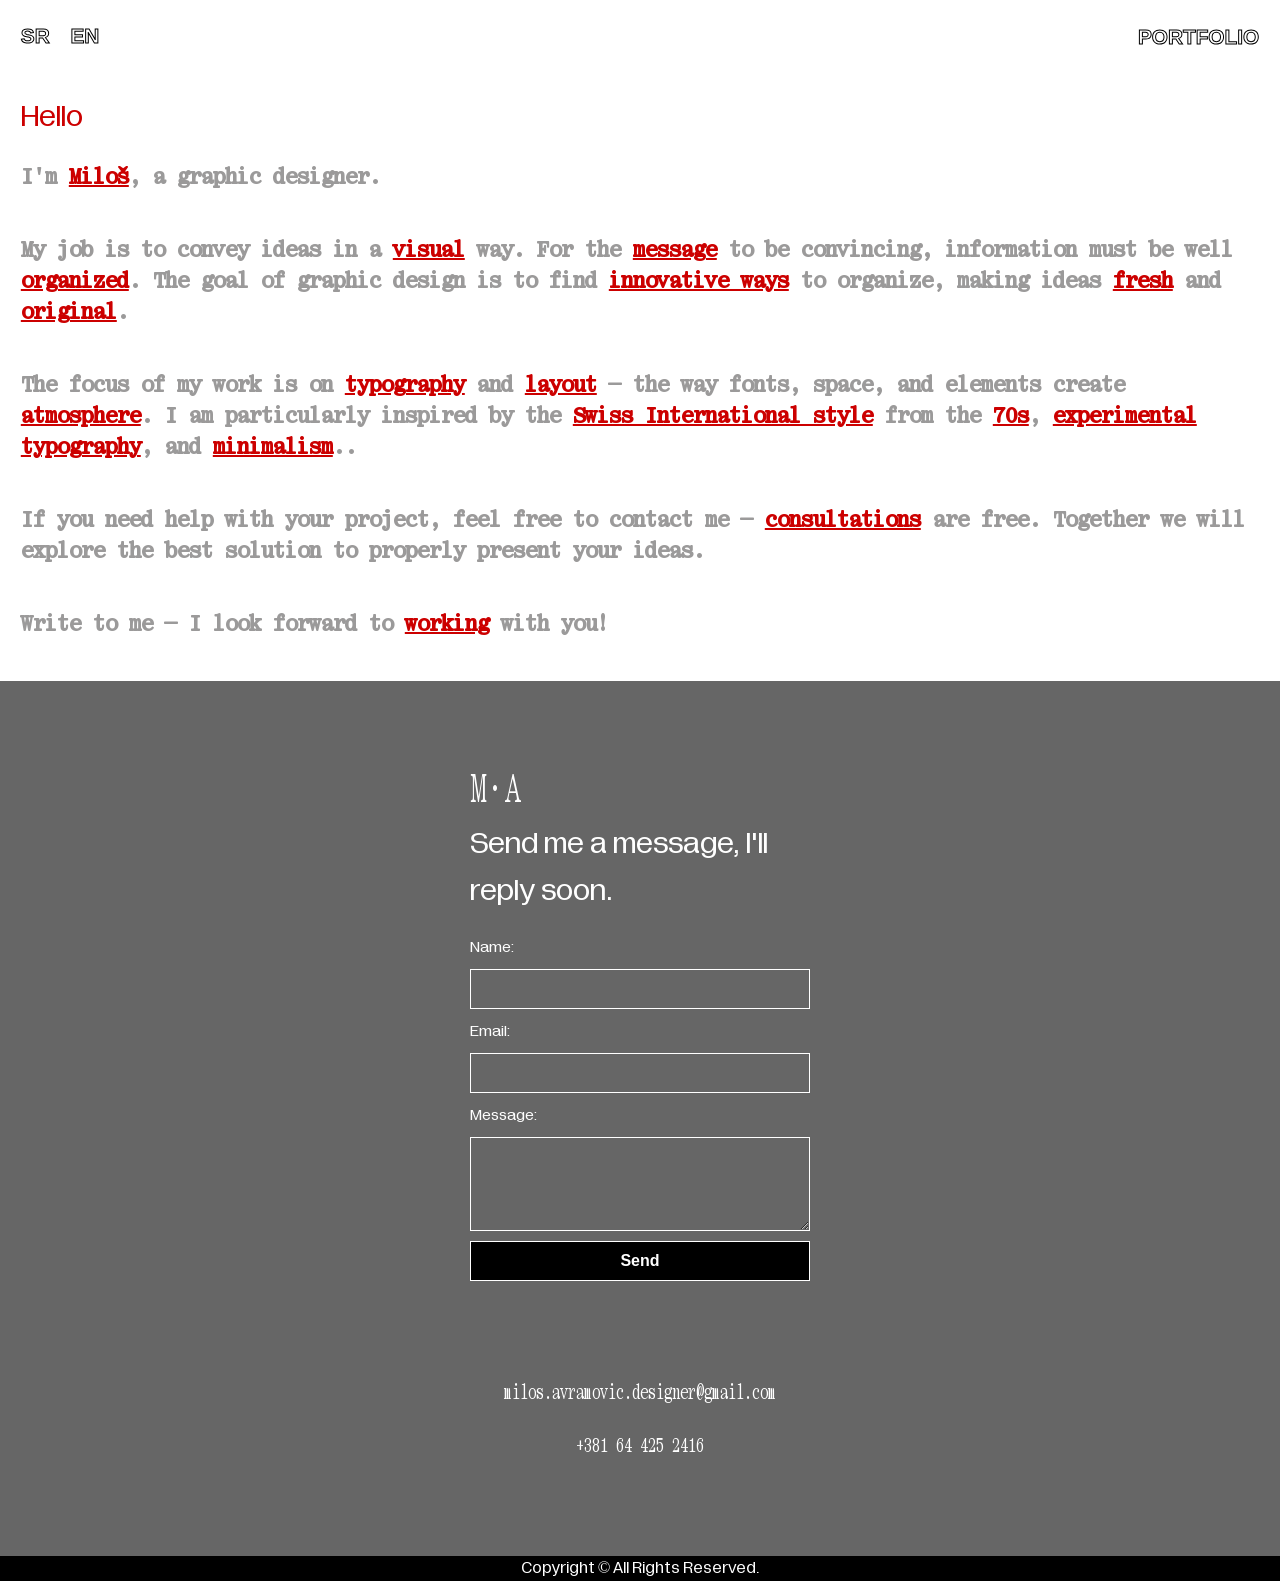
<file: index.html>
<!DOCTYPE html>
<html lang="en">
<head>
  <meta charset="UTF-8">
  <meta name="viewport" content="width=device-width, initial-scale=1.0">
  <link rel="stylesheet" href="index.css">
  <title>Milos Avramovic</title>

  <link rel="shortcut icon" type="image/x-icon" href="logo.png">
    <link rel="apple-touch-icon" href="logo.png">
</head>
<body>
    <div class="home">
      <div class="section1">
        <div class="s1_1">
          <div class="logo" style="font-family: 'KommunaNarrow';"><a href="index.html" style="font-size: 2rem; color: white;">M·A</a></div>
          <h2 class="t_description sr" style="font-weight: 500;">Pošaljite mi poruku, odgovoriću što pre.</h2>
          <h2 class="t_description en" style="display: none; font-weight: 500;">Send me a message, I'll reply soon.</h2>
        </div>
        <div class="s1_2">
          <div class="contact_forma">
                <form action="submit.php" method="post" class="contact-form">
                <label for="name" class="sr">Ime:</label>
                <label for="name" class="en" style="display: none;">Name:</label>
                <input type="text" id="name" name="name" required>
              
                <label for="email" class="sr">Mejl:</label>
                <label for="email" class="en" style="display: none;">Email:</label>
                <input type="email" id="email" name="email" required>
              
                <label for="message" class="sr">Poruka:</label>
                <label for="message" class="en" style="display: none;">Message:</label>
                <textarea id="message" name="message" rows="4" required></textarea>
              
                <button type="submit" class="sr">Pošalji</button>
                <button type="submit" class="en" style="display: none;">Send</button>
                </form>
              </div>       
        </div>
        <div class="s1_3">
          <p><a href="mailto:milos.avramovic.designer@gmail.com" >milos.avramovic.designer@gmail.com</a></p>
          <p><a href="tel:+381644252416" >+381 64 425 2416</a></p>
          </div>
        <div class="contact_futer2">
          <figcaption style="background-color: black; color: white; font-family: 'Gramatika'; text-align: center;">Copyright © All Rights Reserved.</figcaption>
        </div>

        
      </div>

      <div class="section2">
        <div class="s2_1">
          <div class="language" style="gap: 1rem;">
            <button id="sr-btn">SR</button>
          
            <button id="en-btn">EN</button>
          </div>

          <div class="shop">
            <a href="portfolio.html" class="shop1 sr">PORTFOLIO</a>
            <a href="portfolio.html" class="shop1 en" style="display: none;">PORTFOLIO</a>
          </div>
        </div>
        <div class="s2_2">
          <h2 class="sr" style="font-family: 'Gramatika'; font-weight: 500; padding-top: 2rem; color: #cc0000;">Pozdrav</h2>
          <h2 class="en" style="font-family: 'Gramatika'; font-weight: 500; padding-top: 2rem; color: #cc0000;">Hello</h2>

          <p class="t_description sr">Ja sam <span class="highlight">Miloš</span>, grafički dizajner.</p>
          <p class="t_description en" style="display: none;">I'm <span class="highlight">Miloš</span>, a graphic designer.</p>

          <p class="sr">Moj posao je da ideje saopštim na <span class="highlight">vizuelni</span> način. Da bi <span class="highlight">poruka</span> bila ubedljiva, informacije moraju biti dobro <span class="highlight">organizovane</span>. Cilj grafičkog dizajna je da pronađe <span class="highlight">inovativne načine</span> organizacije, čineći ideje <span class="highlight">svežim</span> i <span class="highlight">originalnim</span>.</p>
          <p class="en" style="display: none;">My job is to convey ideas in a <span class="highlight">visual</span> way. For the <span class="highlight">message</span> to be convincing, information must be well <span class="highlight">organized</span>. The goal of graphic design is to find <span class="highlight">innovative ways</span> to organize, making ideas <span class="highlight">fresh</span> and <span class="highlight">original</span>.</p>

          <p class="sr">Fokus mog rada je usmeren na  <span class="highlight">tipografiju</span> i <span class="highlight">layout</span> – način na koji fontovi, prostor i elementi kreiraju <span class="highlight">atmosferu</span>. Posebno me inspirišu <span class="highlight">internacionalni (švajcarski) stil</span> iz <span class="highlight">70-ih</span>, <span class="highlight">eksperimentalna tipografija</span> i <span class="highlight">minimalizam</span>.</p>
          <p class="en" style="display: none;">The focus of my work is on <span class="highlight">typography</span> and <span class="highlight">layout</span> – the way fonts, space, and elements create <span class="highlight">atmosphere</span>. I am particularly inspired by the <span class="highlight">Swiss International style</span> from the <span class="highlight">70s</span>, <span class="highlight">experimental typography</span>, and <span class="highlight">minimalism</span>..</p>

          <p class="sr">Ako vam je potrebna pomoć sa vašim projektom, slobodno me kontaktirajte – <span class="highlight">konsultacije</span> su besplatne. Zajedno ćemo istražiti najbolje rešenje koje će na pravi način predstaviti vaše ideje.</p>
          <p class="en" style="display: none;">If you need help with your project, feel free to contact me – <span class="highlight">consultations</span> are free. Together we will explore the best solution to properly present your ideas.</p>

          <p class="sr">Pišite mi – radujem se <span class="highlight">saradnji</span>!</p>
          <p class="en" style="display: none;">Write to me – I look forward to <span class="highlight">working</span> with you!</p>

        </div>

       
    </div>

    <script>
      // Funkcionalnost za prebacivanje jezika
      const enBtn = document.getElementById('en-btn');
      const srBtn = document.getElementById('sr-btn');
      const enElements = document.querySelectorAll('.en');
      const srElements = document.querySelectorAll('.sr');
  
      function setActiveLanguage(lang) {
          if (lang === 'en') {
              enElements.forEach(el => el.style.display = 'block');
              srElements.forEach(el => el.style.display = 'none');
              enBtn.classList.add('active-lang');
              srBtn.classList.remove('active-lang');
          } else {
              srElements.forEach(el => el.style.display = 'block');
              enElements.forEach(el => el.style.display = 'none');
              srBtn.classList.add('active-lang');
              enBtn.classList.remove('active-lang');
          }
          localStorage.setItem('language', lang); // Save selected language
      }
  
      enBtn.addEventListener('click', () => setActiveLanguage('en'));
      srBtn.addEventListener('click', () => setActiveLanguage('sr'));
  
      // Load saved language preference from localStorage
      const savedLanguage = localStorage.getItem('language') || 'en';
      setActiveLanguage(savedLanguage);
      
      

      
    </script>
</body>
</html>
</file>
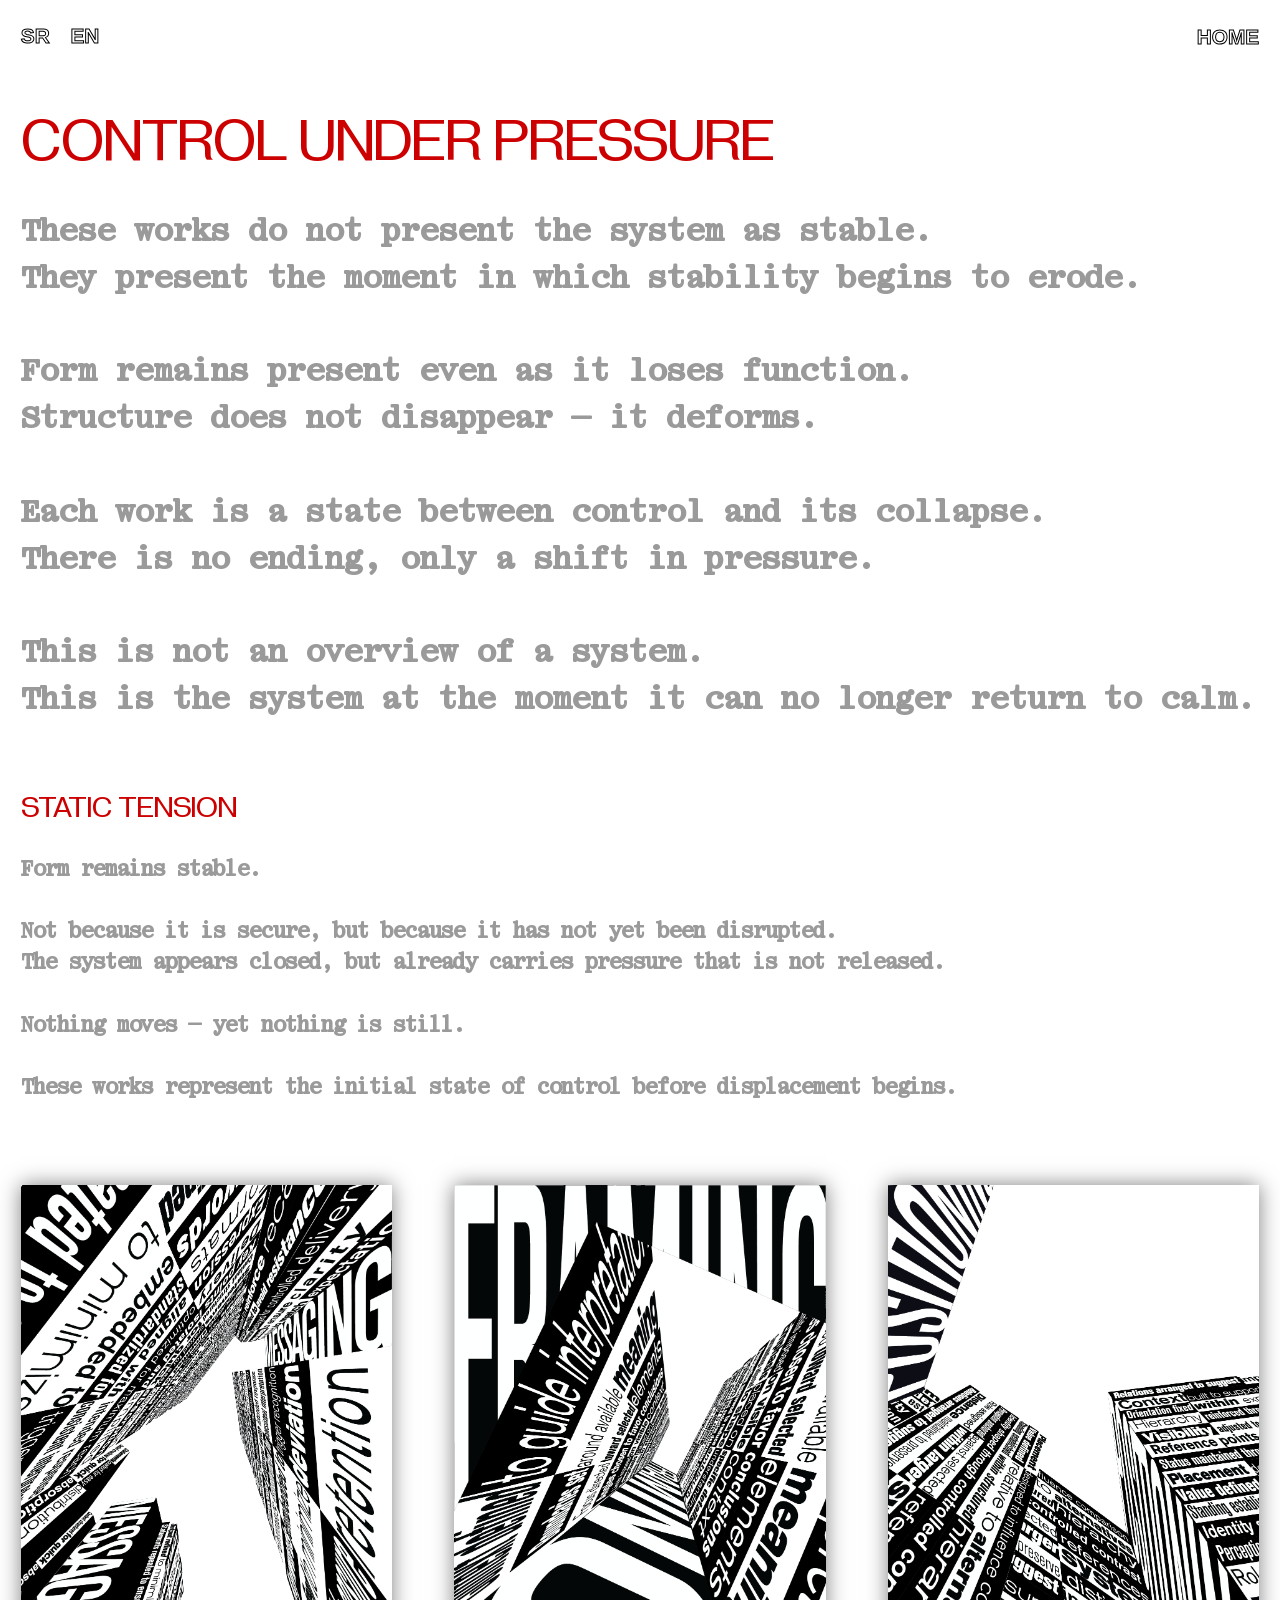
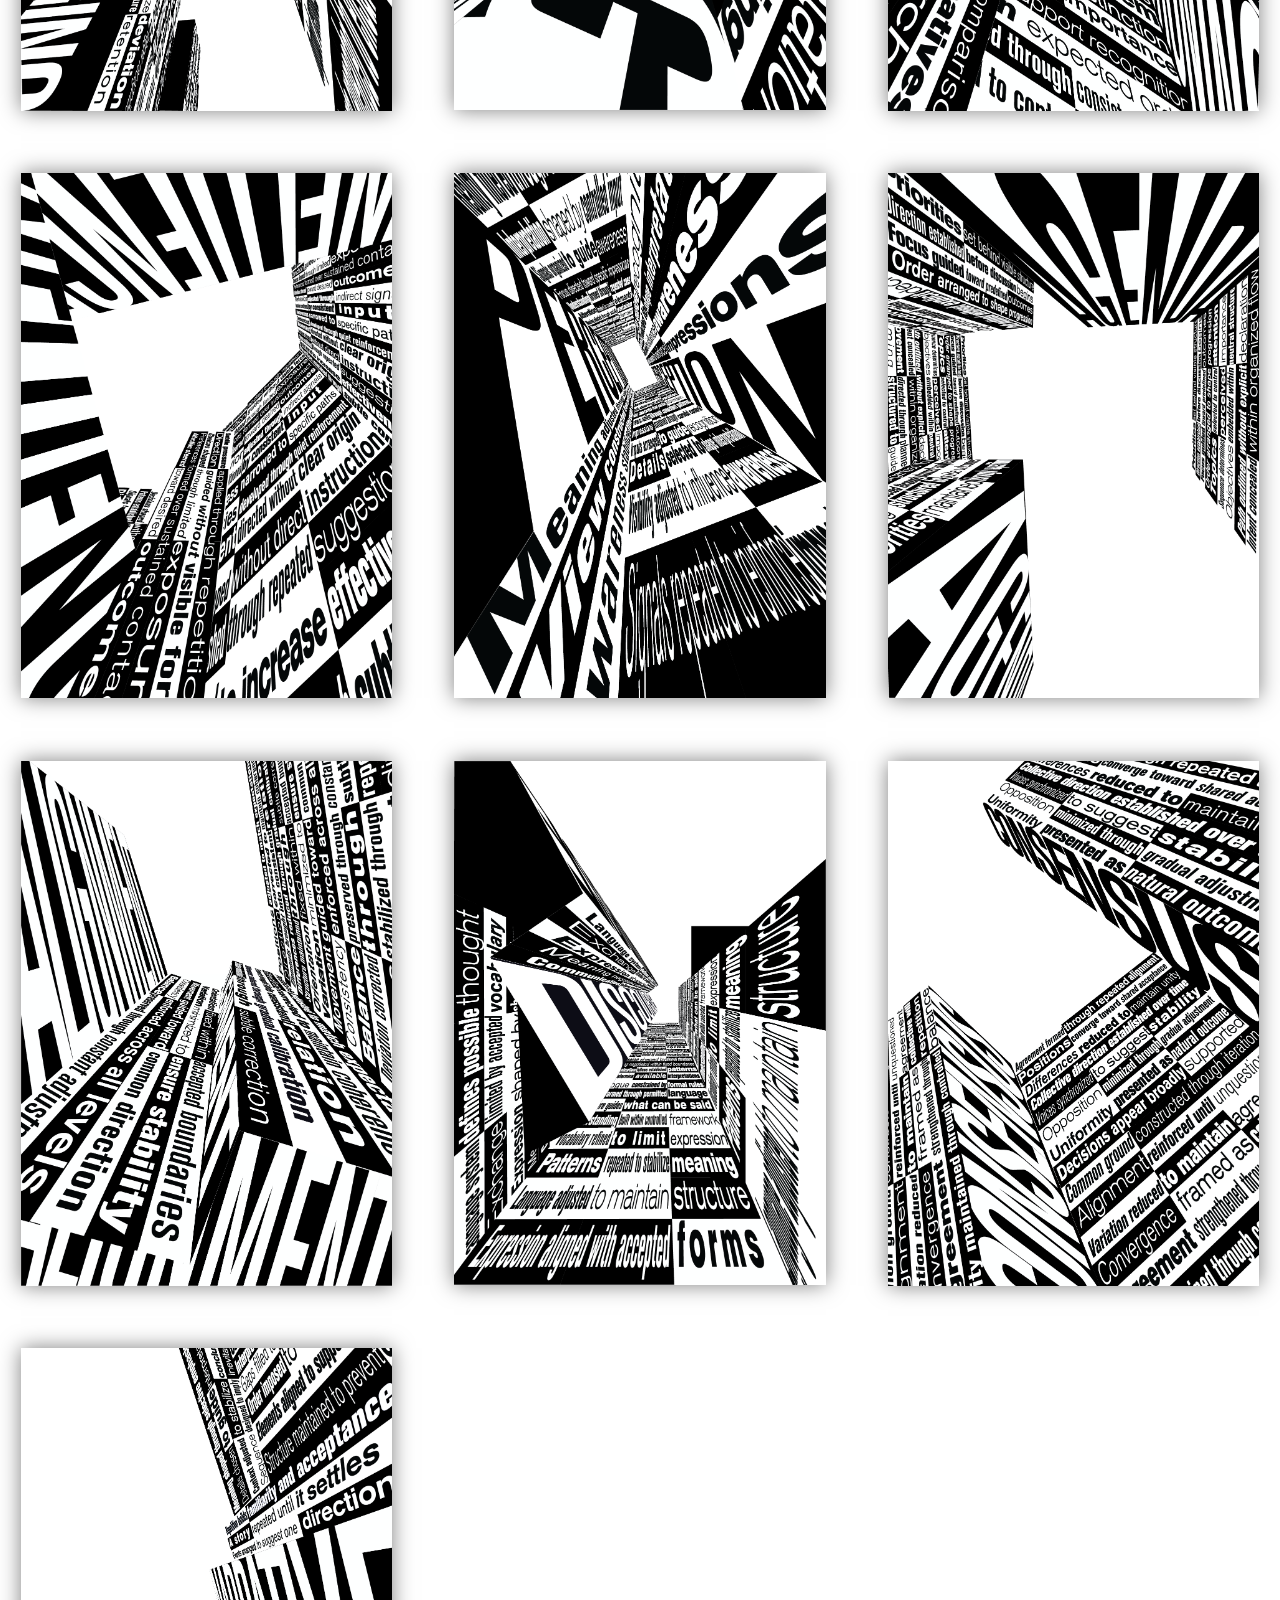
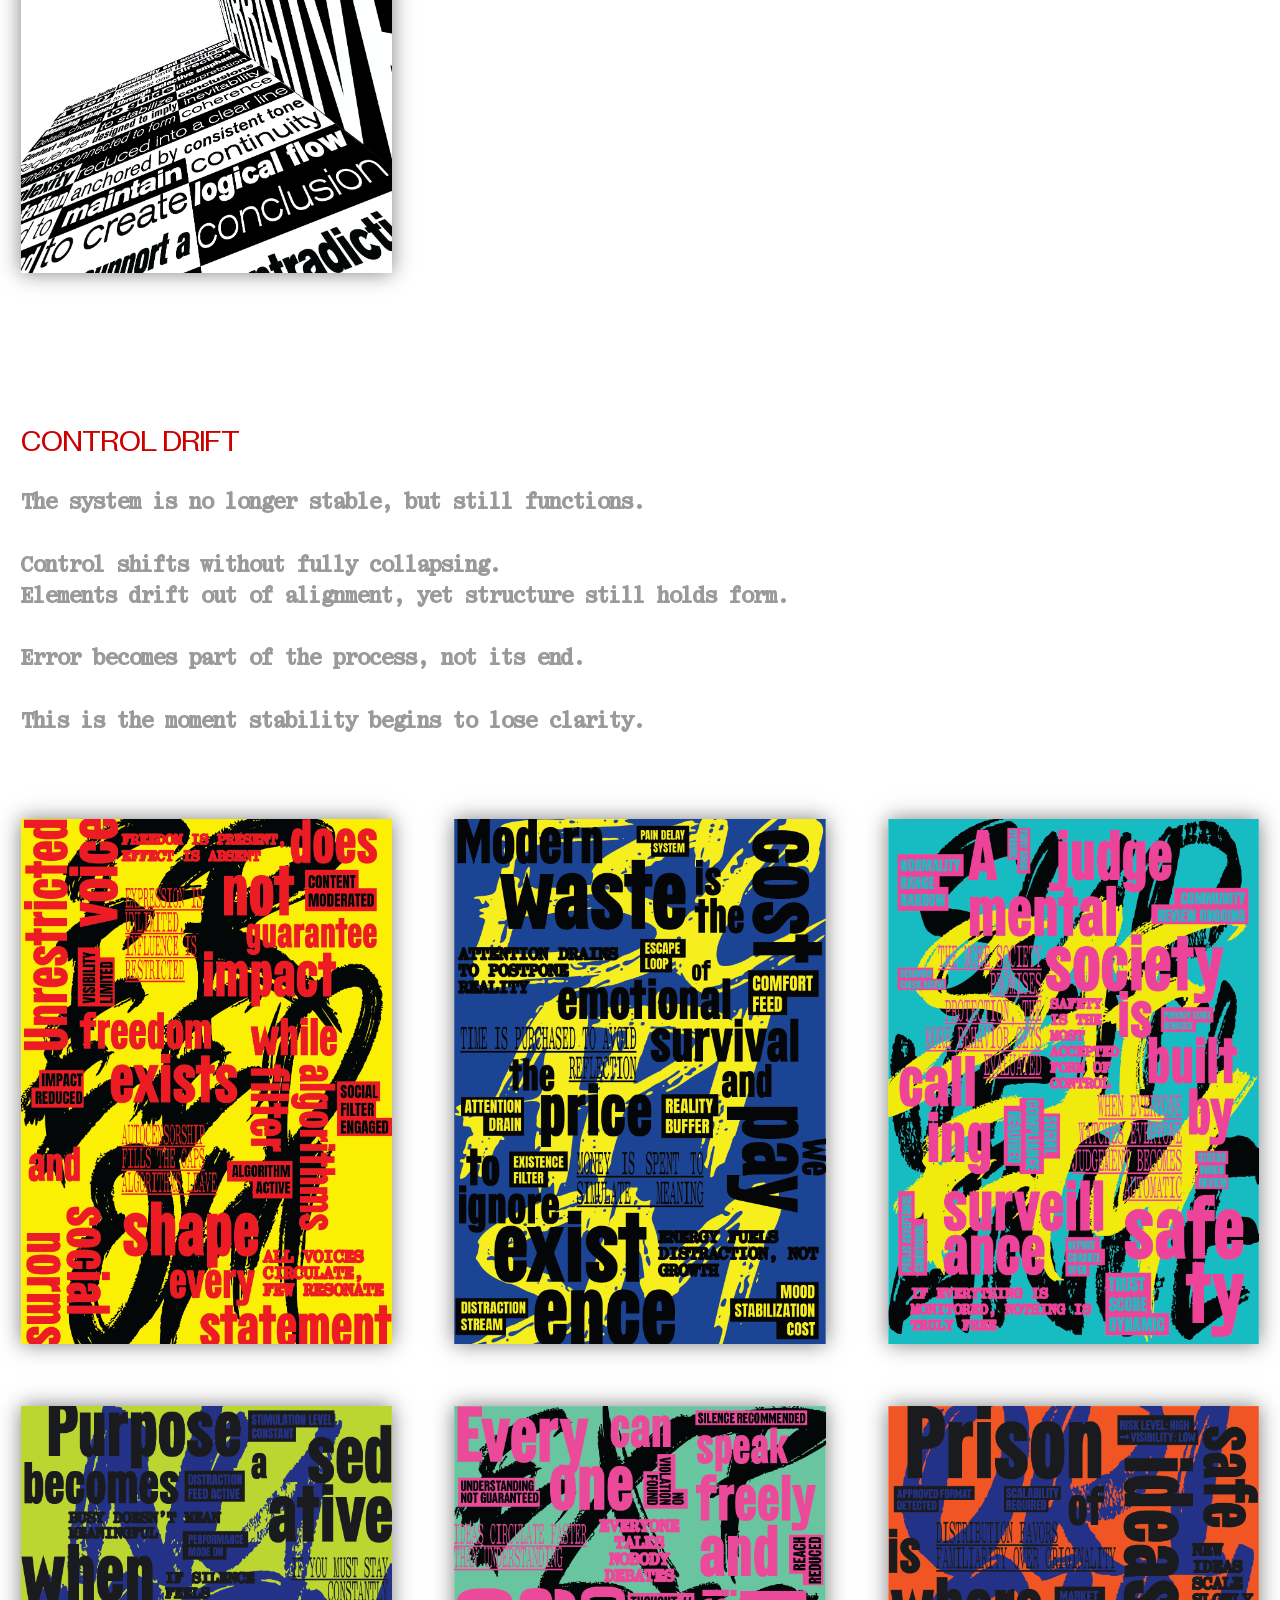
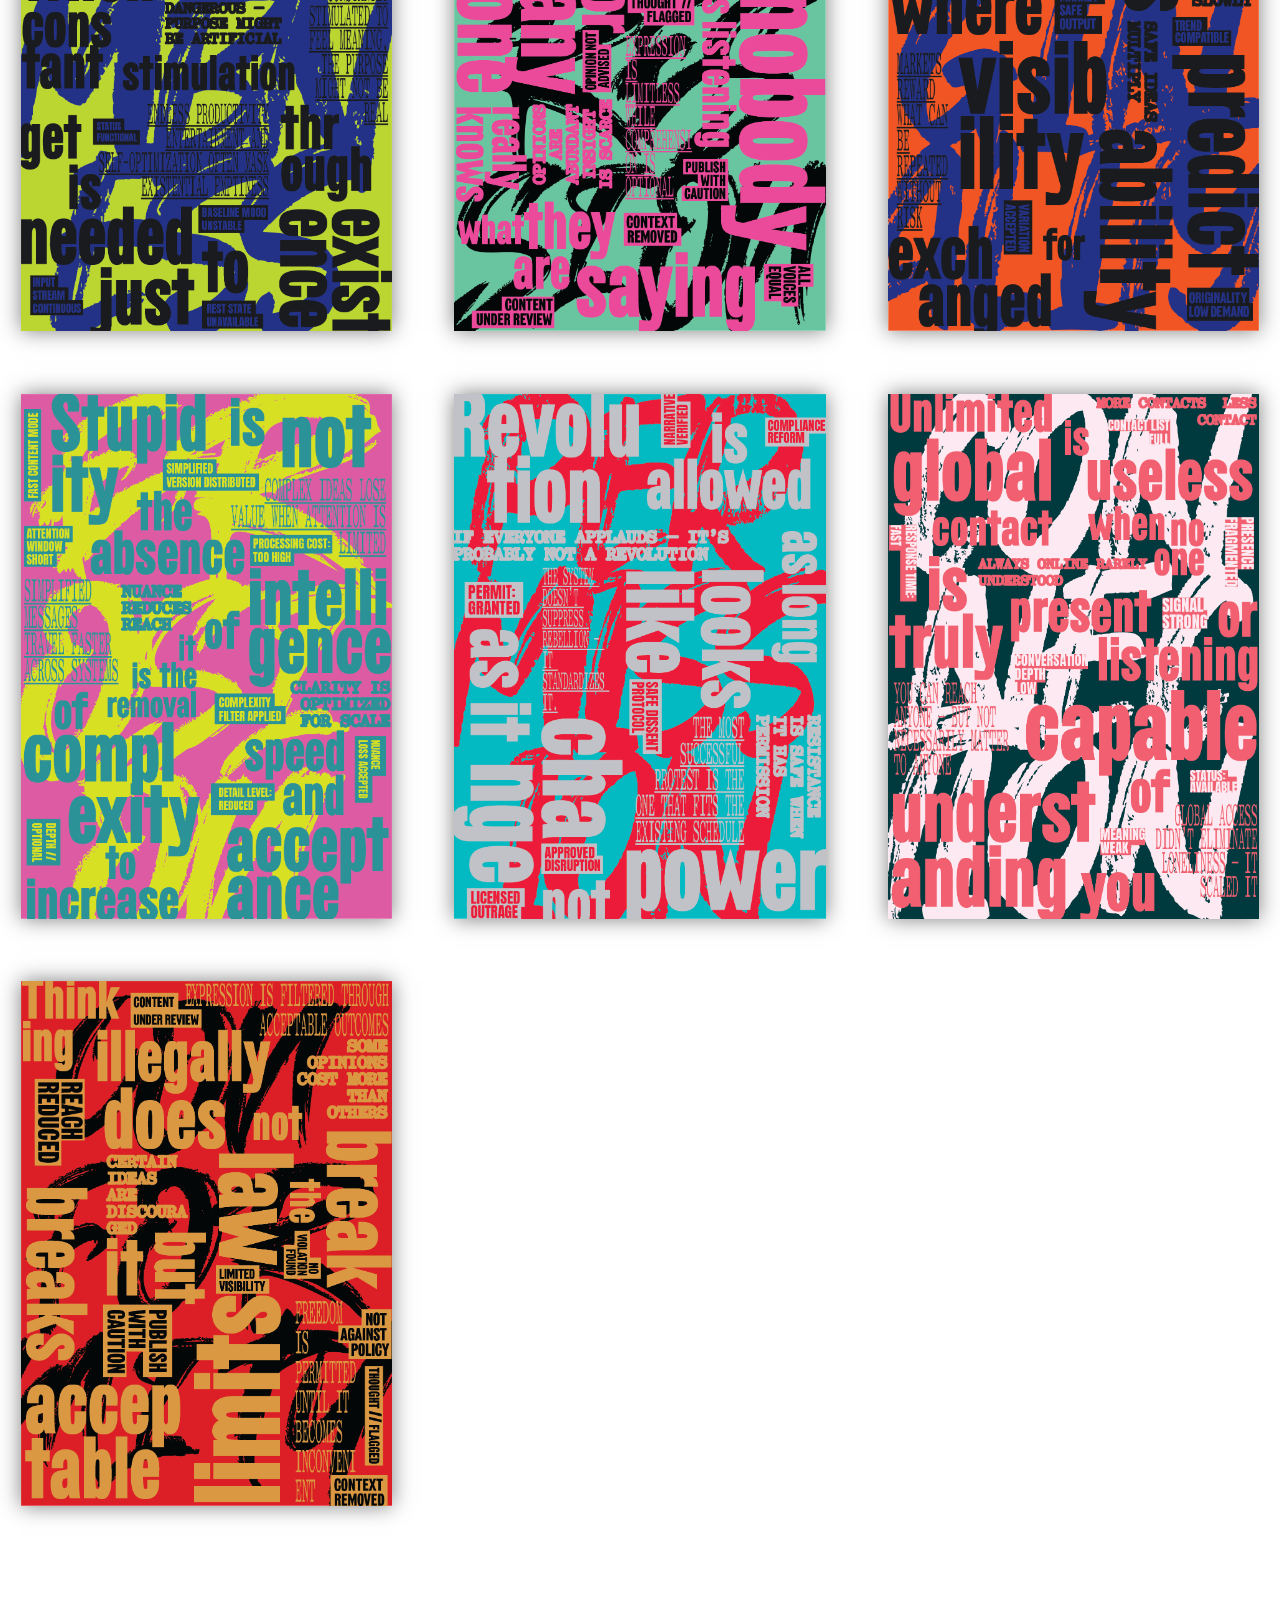
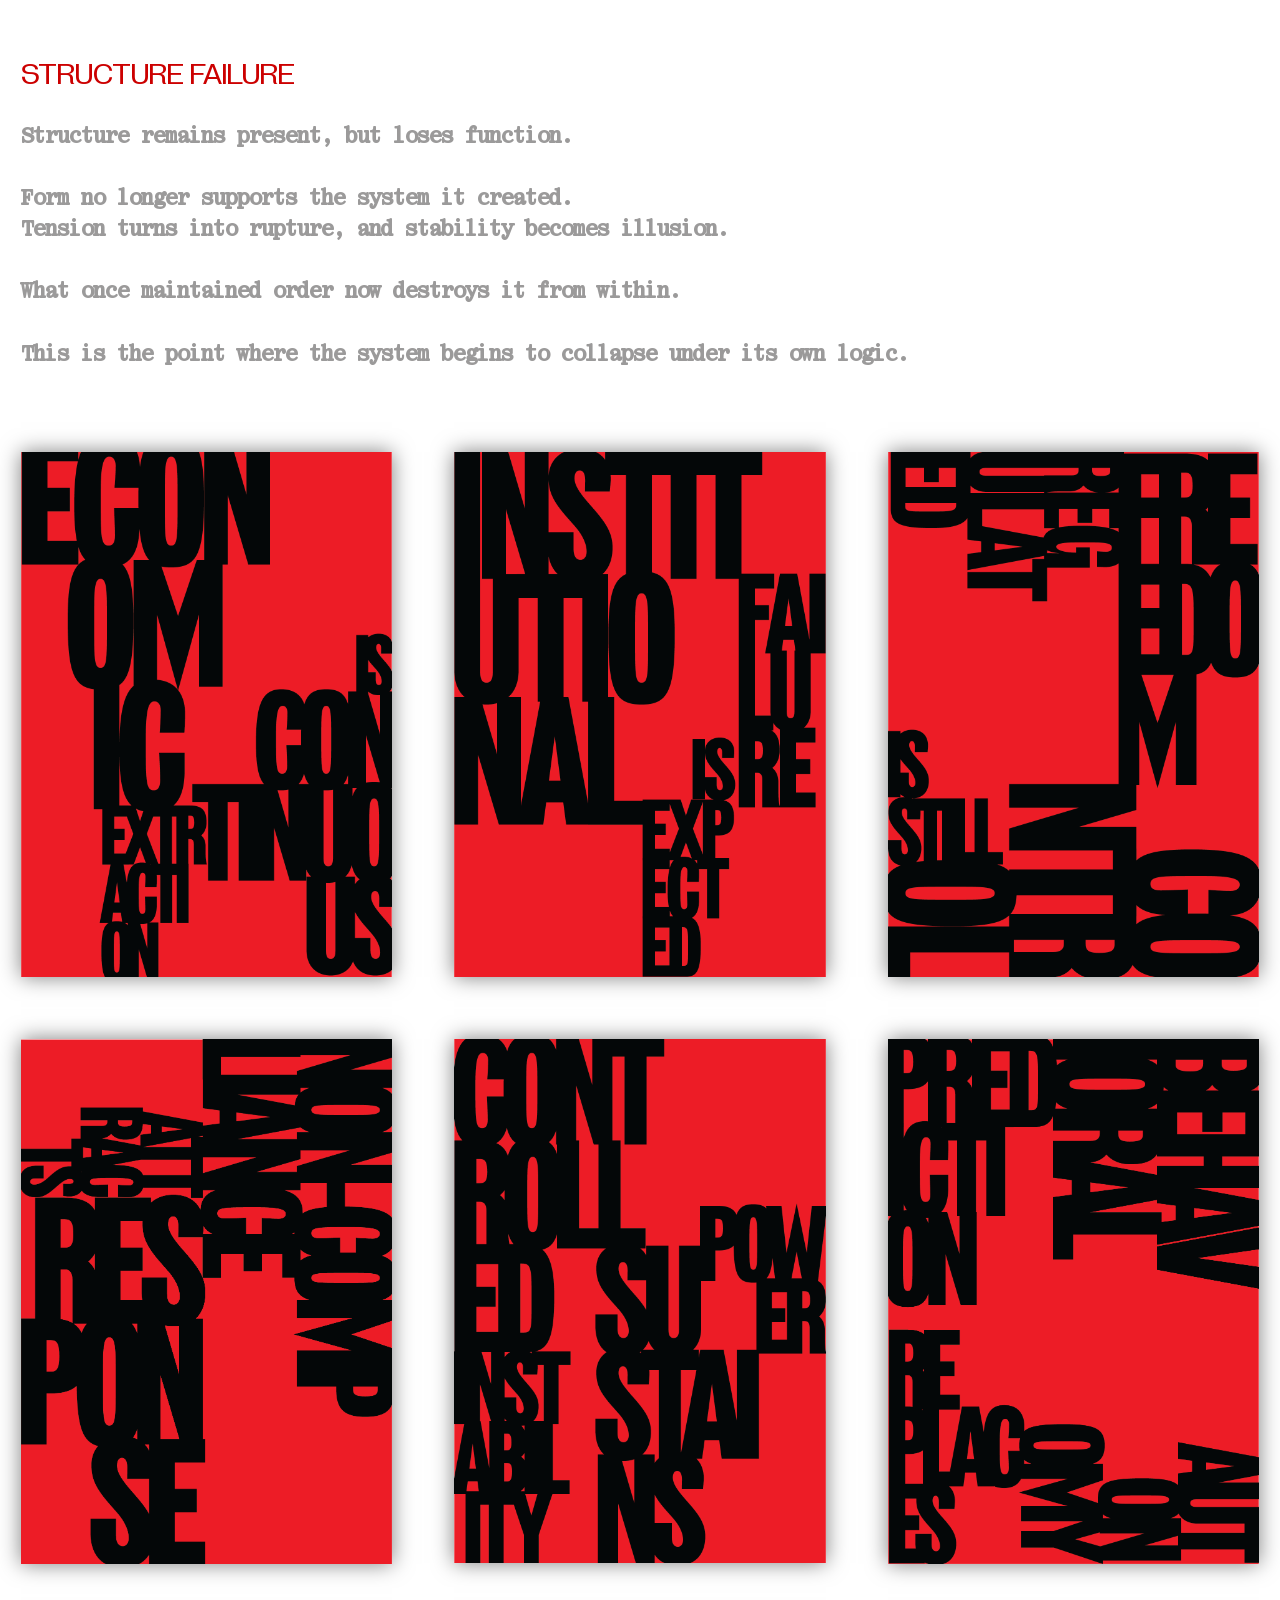
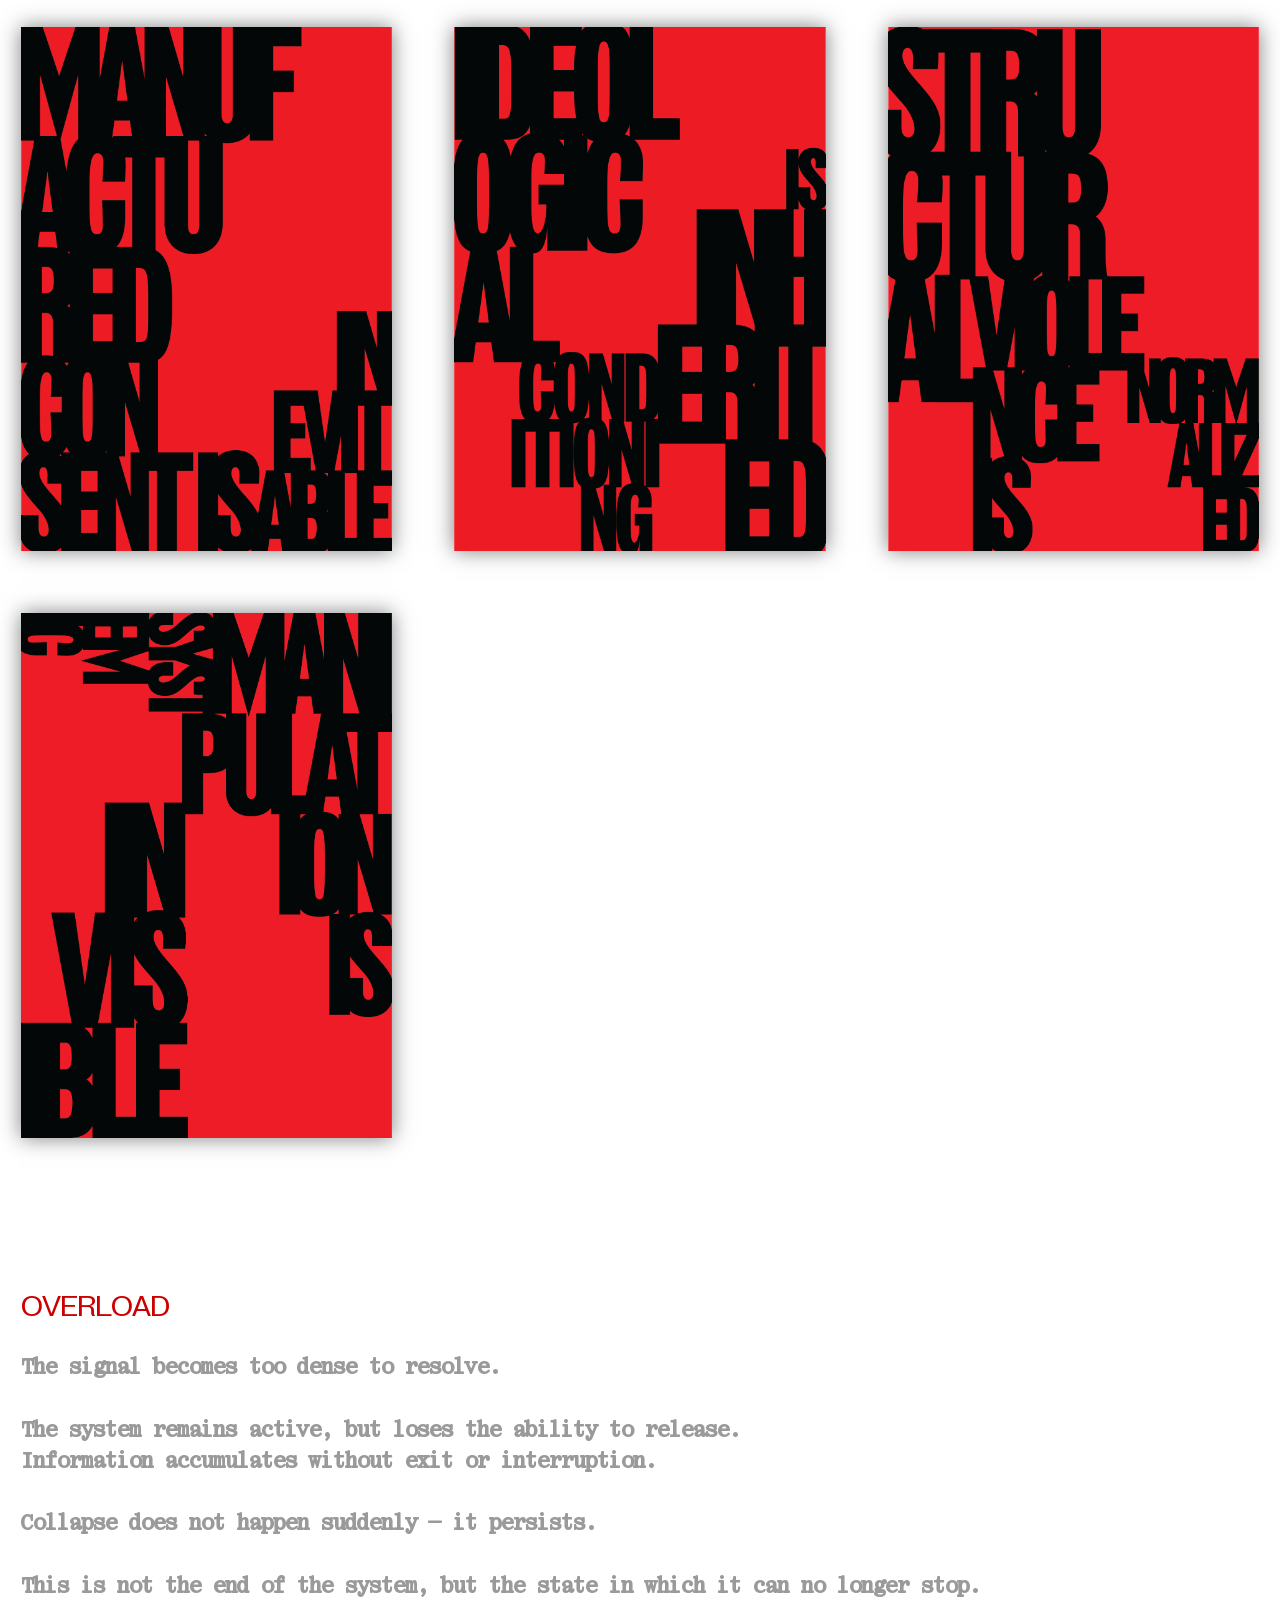
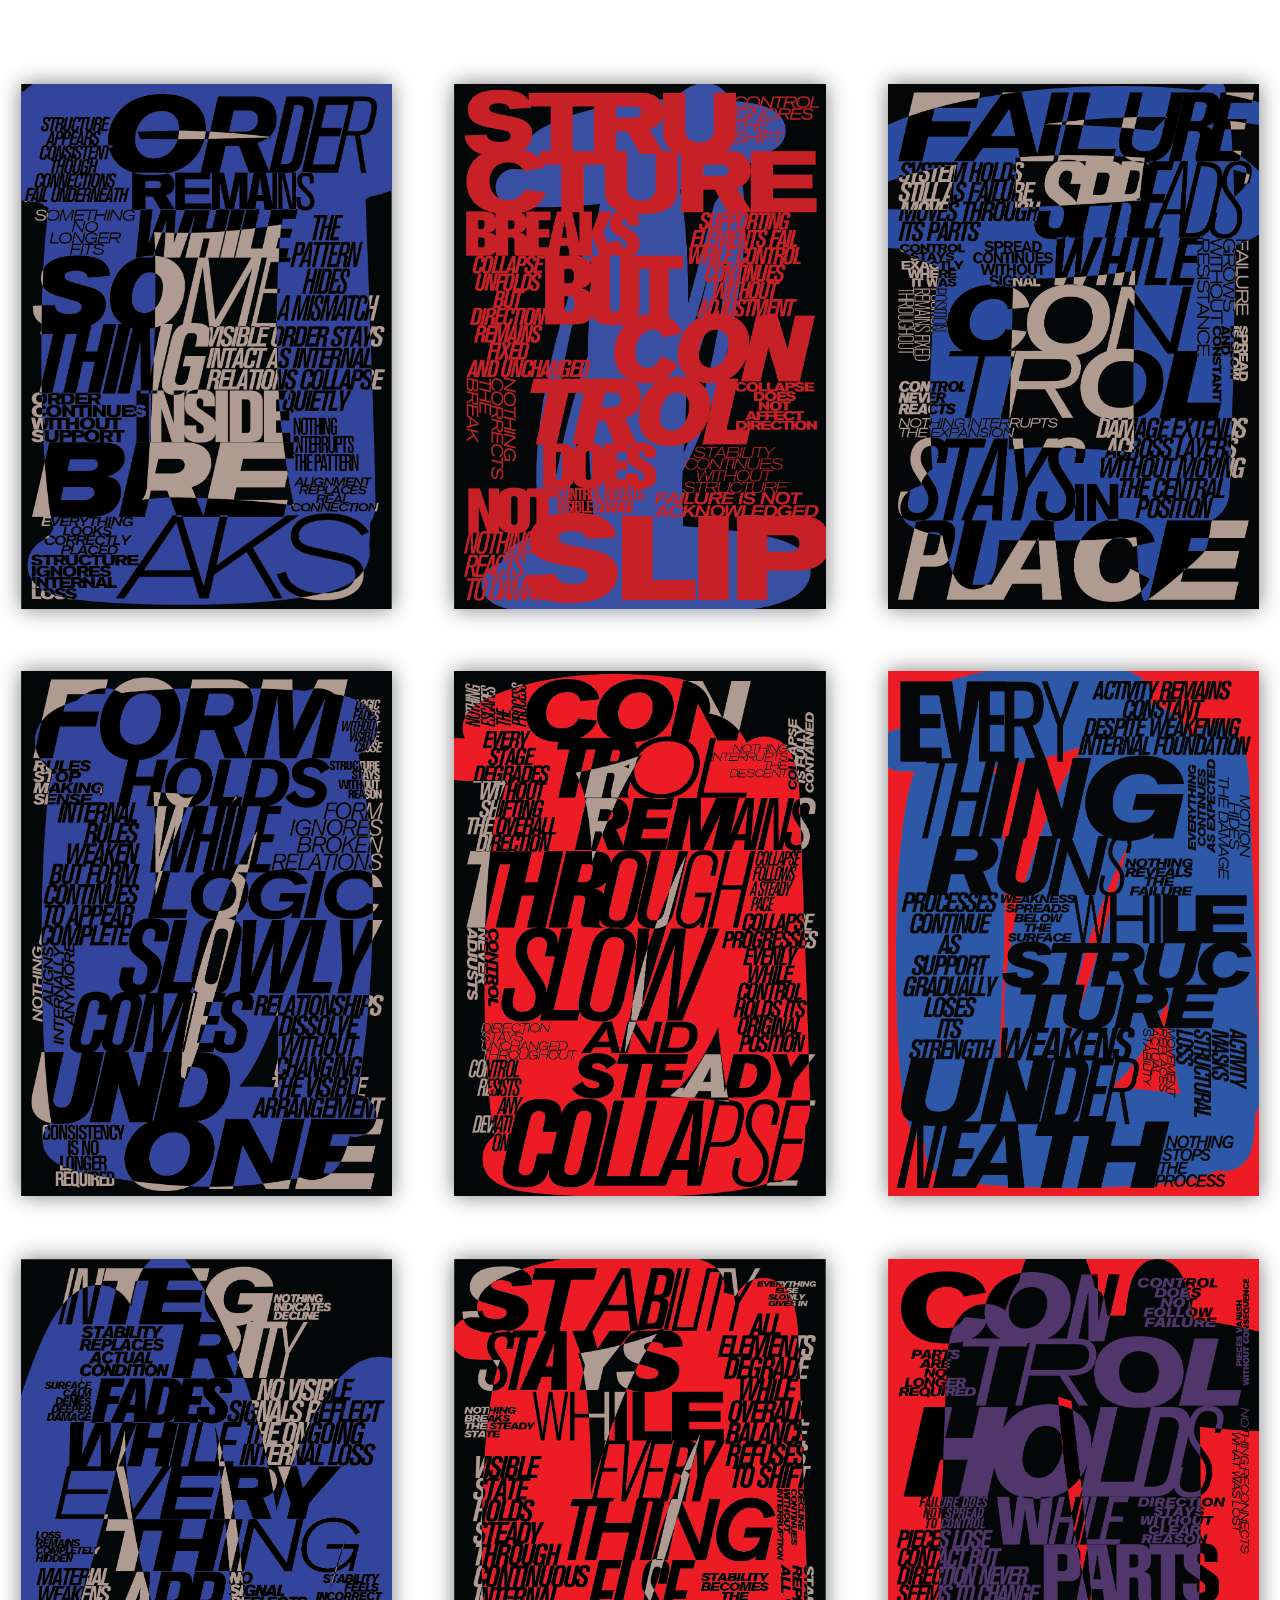
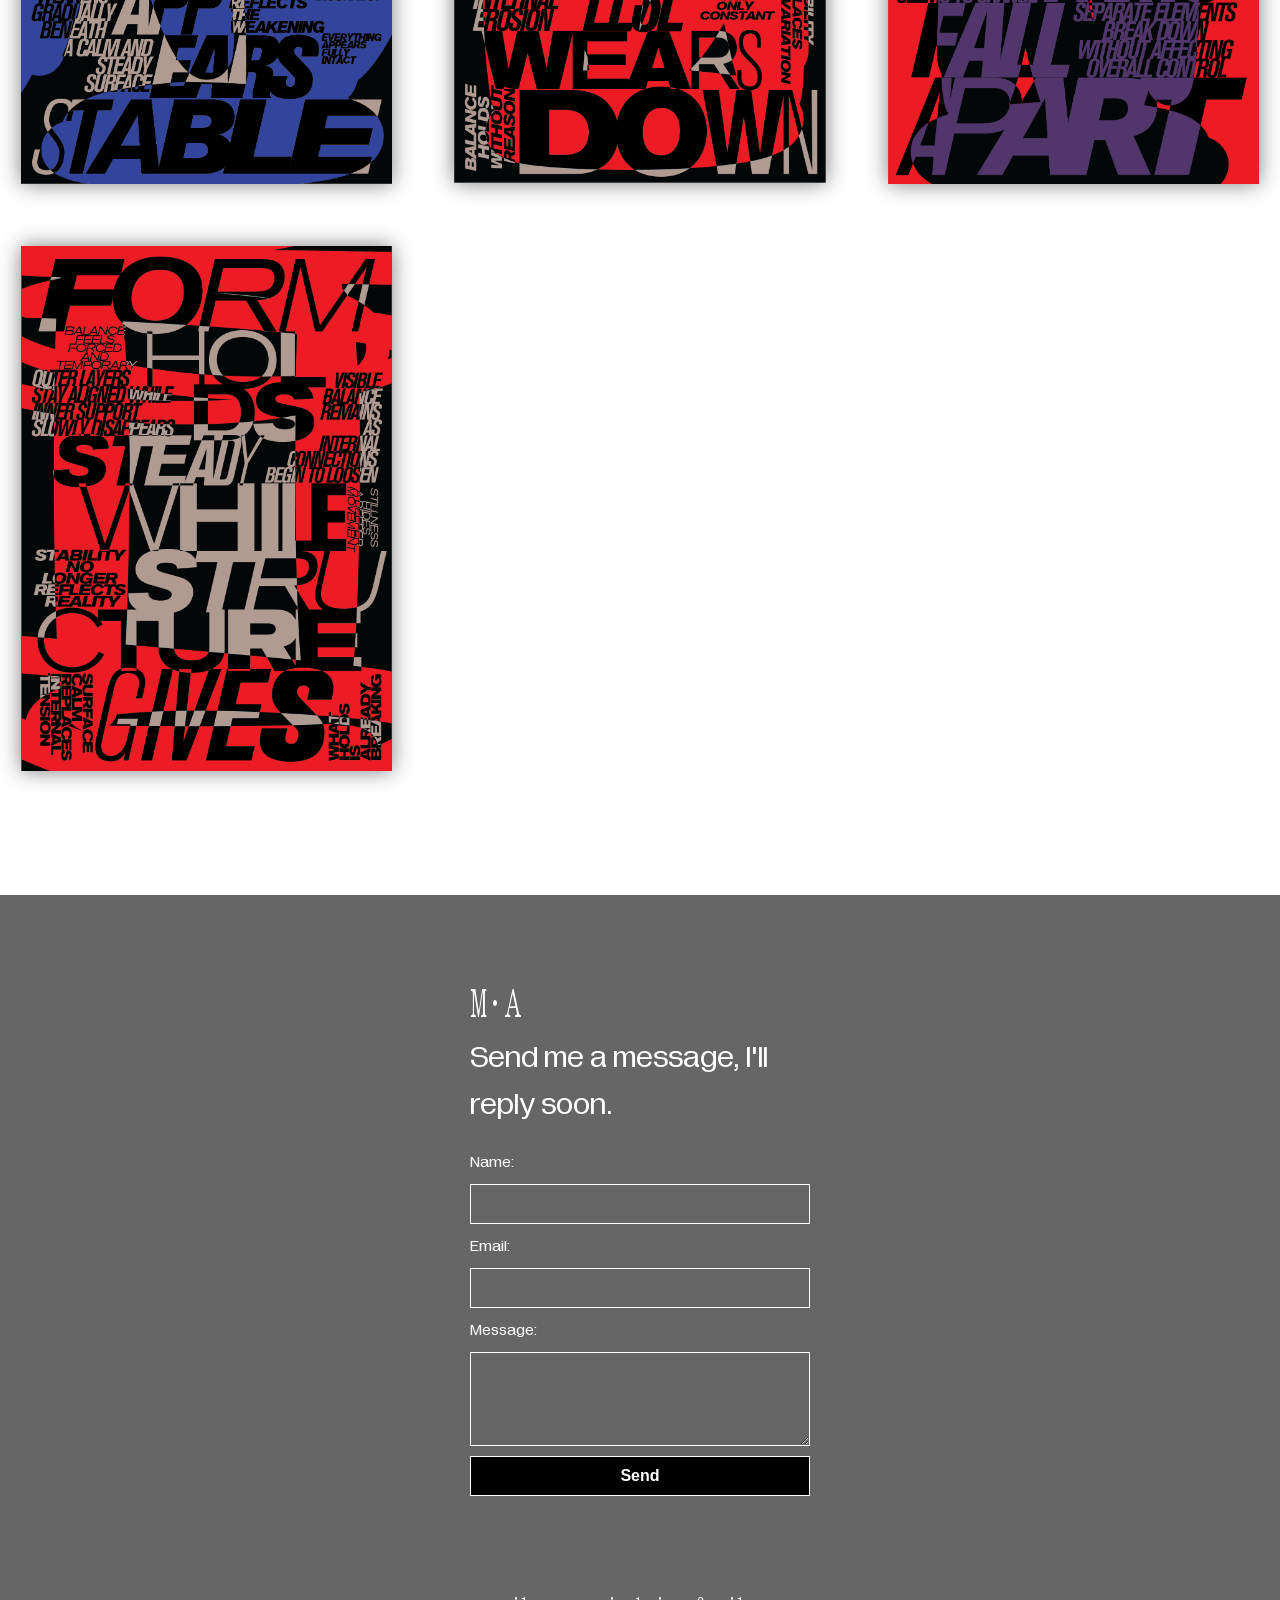
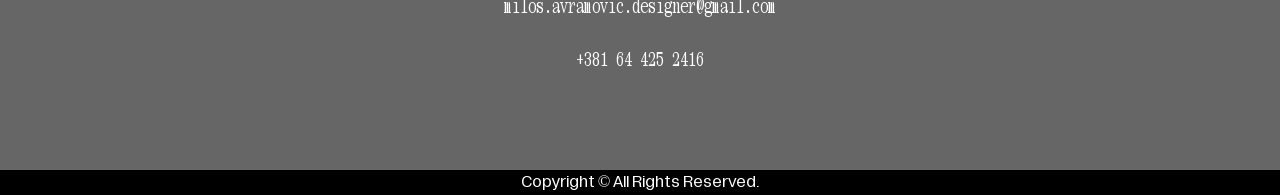
<file: portfolio.html>
<!DOCTYPE html>
<html lang="en">
<head>
  <meta charset="UTF-8">
  <meta name="viewport" content="width=device-width, initial-scale=1.0">
  <link rel="stylesheet" href="index.css">
  <title>Milos Avramovic</title>

  <link rel="shortcut icon" type="image/x-icon" href="logo.png">
    <link rel="apple-touch-icon" href="logo.png">
</head>
<body>
    <div class="home">
      <div class="section1">
        <div class="s1_1">
          <div class="logo" style="font-family: 'KommunaNarrow';"><a href="portfolio.html" style="font-size: 2rem; color: white;">M·A</a></div>
          <h2 class="t_description sr" style="font-weight: 500;">Pošaljite mi poruku, odgovoriću što pre.</h2>
          <h2 class="t_description en" style="display: none; font-weight: 500;">Send me a message, I'll reply soon.</h2>
        </div>
        <div class="s1_2">
          <div class="contact_forma">
                <form action="submit.php" method="post" class="contact-form">
                <label for="name" class="sr">Ime:</label>
                <label for="name" class="en" style="display: none;">Name:</label>
                <input type="text" id="name" name="name" required>
              
                <label for="email" class="sr">Mejl:</label>
                <label for="email" class="en" style="display: none;">Email:</label>
                <input type="email" id="email" name="email" required>
              
                <label for="message" class="sr">Poruka:</label>
                <label for="message" class="en" style="display: none;">Message:</label>
                <textarea id="message" name="message" rows="4" required></textarea>
              
                <button type="submit" class="sr">Pošalji</button>
                <button type="submit" class="en" style="display: none;">Send</button>
                </form>
              </div>       
        </div>
        <div class="s1_3">
          <p><a href="mailto:milos.avramovic.designer@gmail.com" >milos.avramovic.designer@gmail.com</a></p>
          <p><a href="tel:+381644252416" >+381 64 425 2416</a></p>
          </div>
        <div class="contact_futer2">
          <figcaption style="background-color: black; color: white; font-family: 'Gramatika'; text-align: center;">Copyright © All Rights Reserved.</figcaption>
        </div>

        
      </div>

      <div class="section2">
        <div class="s2_1">
          <div class="language" style="gap: 1rem;">
            <button id="sr-btn">SR</button>
          
            <button id="en-btn">EN</button>
          </div>

          <div class="shop">
            <a href="index.html" class="shop1 sr">POČETNA</a>
            <a href="index.html" class="shop1 en" style="display: none;">HOME</a>
          </div>
        </div>
       
        <div class="s2_2">

<h2 class="sr" style="font-family: 'Gramatika'; font-weight: 500; font-size: 3rem; text-align: left; padding-top: 2rem; color: #cc0000;">KONTROLA POD PRITISKOM</h2>
<h2 class="en" style="font-family: 'Gramatika'; font-weight: 500; font-size: 3rem; text-align: left; padding-top: 2rem; color: #cc0000;">CONTROL UNDER PRESSURE</h2>

<p class="sr" style="font-family: 'KommunaBold';font-size: 1.5rem; text-align: left;">
Ovi radovi ne prikazuju sistem kao stabilan.<br>
Oni prikazuju trenutak u kojem stabilnost počinje da se troši.<br><br>

Forma ostaje prisutna čak i kada gubi funkciju.<br>
Struktura ne nestaje — ona se deformiše.<br><br>

Svaki rad je stanje između kontrole i njenog raspada.<br>
Ne postoji završetak, samo promena pritiska.<br><br>

Ovo nije pregled sistema.<br>
Ovo je sistem u trenutku kada više ne može da se vrati u mir.
</p>

<p class="en" style="font-family: 'KommunaBold'; font-size: 1.5rem; text-align: left;">
These works do not present the system as stable.<br>
They present the moment in which stability begins to erode.<br><br>

Form remains present even as it loses function.<br>
Structure does not disappear — it deforms.<br><br>

Each work is a state between control and its collapse.<br>
There is no ending, only a shift in pressure.<br><br>

This is not an overview of a system.<br>
This is the system at the moment it can no longer return to calm.
</p>

</div>

<!-- 1. STATIC TENSION -->
<div class="s2_2">

<h2 class="sr" style="font-family: 'Gramatika'; font-weight: 500; text-align: left; padding-top: 2rem; color: #cc0000;">STATIČNA TENZIJA</h2>
<h2 class="en" style="font-family: 'Gramatika'; font-weight: 500; text-align: left; padding-top: 2rem; color: #cc0000;">STATIC TENSION</h2>

<p class="sr" style="font-family: 'KommunaBold'; text-align: left;">
Forma ostaje stabilna.<br><br>
Ne zato što je sigurna, već zato što još nije narušena.<br>
Sistem deluje zatvoreno, ali u sebi već nosi pritisak koji se ne oslobađa.<br><br>
Ništa se ne pomera — ali ništa nije mirno.<br><br>
Ovi radovi predstavljaju početnu tačku kontrole pre njenog pomeranja.
</p>

<p class="en" style="font-family: 'KommunaBold'; text-align: left;">
Form remains stable.<br><br>
Not because it is secure, but because it has not yet been disrupted.<br>
The system appears closed, but already carries pressure that is not released.<br><br>
Nothing moves — yet nothing is still.<br><br>
These works represent the initial state of control before displacement begins.
</p>



</div>

       <div class="s2_3">
  <img src="image/1.png" alt="">
  <img src="image/2.png" alt="">
  <img src="image/3.png" alt="">
  <img src="image/4.png" alt="">
  <img src="image/5.png" alt="">
  <img src="image/6.png" alt="">
  <img src="image/7.png" alt="">
  <img src="image/8.png" alt="">
  <img src="image/9.png" alt="">
  <img src="image/10.png" alt="">
</div>

 <div class="s2_2">

<h2 class="sr" style="font-family: 'Gramatika'; font-weight: 500; text-align: left; padding-top: 2rem; color: #cc0000;">ODSTUPANJE KONTROLE</h2>
<h2 class="en" style="font-family: 'Gramatika'; font-weight: 500; text-align: left; padding-top: 2rem; color: #cc0000;">CONTROL DRIFT</h2>

<p class="sr" style="font-family: 'KommunaBold'; text-align: left;">
Sistem više nije stabilan, ali još uvek funkcioniše.<br><br>
Kontrola se pomera, bez potpunog prekida.<br>
Elementi izlaze iz poravnanja, ali struktura i dalje drži formu.<br><br>
Greška postaje deo procesa, a ne njegov kraj.<br><br>
Ovo je trenutak kada stabilnost počinje da gubi jasnoću.
</p>

<p class="en" style="font-family: 'KommunaBold'; text-align: left;">
The system is no longer stable, but still functions.<br><br>
Control shifts without fully collapsing.<br>
Elements drift out of alignment, yet structure still holds form.<br><br>
Error becomes part of the process, not its end.<br><br>
This is the moment stability begins to lose clarity.
</p>

</div>

<div class="s2_3">
  <img src="image/11.png" alt="">
  <img src="image/12.png" alt="">
  <img src="image/13.png" alt="">
  <img src="image/14.png" alt="">
  <img src="image/15.png" alt="">
  <img src="image/16.png" alt="">
  <img src="image/17.png" alt="">
  <img src="image/18.png" alt="">
  <img src="image/19.png" alt="">
  <img src="image/20.png" alt="">
</div>

<div class="s2_2">

<h2 class="sr" style="font-family: 'Gramatika'; font-weight: 500; text-align: left; padding-top: 2rem; color: #cc0000;">KOLAPS STRUKTURE</h2>
<h2 class="en" style="font-family: 'Gramatika'; font-weight: 500; text-align: left; padding-top: 2rem; color: #cc0000;">STRUCTURE FAILURE</h2>

<p class="sr" style="font-family: 'KommunaBold'; text-align: left;">
Struktura ostaje prisutna, ali gubi funkciju.<br><br>
Forma više ne podržava sistem koji je izgradila.<br>
Napetost prelazi u lom, a stabilnost postaje privid.<br><br>
Ono što je održavalo red sada ga razara iznutra.<br><br>
Ovo je tačka u kojoj sistem počinje da se ruši pod sopstvenom logikom.
</p>

<p class="en" style="font-family: 'KommunaBold'; text-align: left;">
Structure remains present, but loses function.<br><br>
Form no longer supports the system it created.<br>
Tension turns into rupture, and stability becomes illusion.<br><br>
What once maintained order now destroys it from within.<br><br>
This is the point where the system begins to collapse under its own logic.
</p>

</div>

<div class="s2_3">
  <img src="image/21.png" alt="">
  <img src="image/22.png" alt="">
  <img src="image/23.png" alt="">
  <img src="image/24.png" alt="">
  <img src="image/25.png" alt="">
  <img src="image/26.png" alt="">
  <img src="image/27.png" alt="">
  <img src="image/28.png" alt="">
  <img src="image/29.png" alt="">
  <img src="image/30.png" alt="">
</div>

  <div class="s2_2">

<h2 class="sr" style="font-family: 'Gramatika'; font-weight: 500; text-align: left; padding-top: 2rem; color: #cc0000;">PREOPTEREĆENJE</h2>
<h2 class="en" style="font-family: 'Gramatika'; font-weight: 500; text-align: left; padding-top: 2rem; color: #cc0000;">OVERLOAD</h2>

<p class="sr" style="font-family: 'KommunaBold'; text-align: left;">
Signal postaje previše gust da bi se razložio.<br><br>
Sistem ostaje aktivan, ali gubi mogućnost rasterećenja.<br>
Informacija se gomila bez izlaza i bez prekida.<br><br>
Kolaps se ne dešava naglo — on traje.<br><br>
Ovo nije kraj sistema, već stanje u kojem on više ne može da prestane.
</p>

<p class="en" style="font-family: 'KommunaBold'; text-align: left;">
The signal becomes too dense to resolve.<br><br>
The system remains active, but loses the ability to release.<br>
Information accumulates without exit or interruption.<br><br>
Collapse does not happen suddenly — it persists.<br><br>
This is not the end of the system, but the state in which it can no longer stop.
</p>

</div>

<div class="s2_3">
  <img src="image/31.png" alt="">
  <img src="image/32.png" alt="">
  <img src="image/33.png" alt="">
  <img src="image/34.png" alt="">
  <img src="image/35.png" alt="">
  <img src="image/36.png" alt="">
  <img src="image/37.png" alt="">
  <img src="image/38.png" alt="">
  <img src="image/39.png" alt="">
  <img src="image/40.png" alt="">
</div>

    <script>
      // Funkcionalnost za prebacivanje jezika
      const enBtn = document.getElementById('en-btn');
      const srBtn = document.getElementById('sr-btn');
      const enElements = document.querySelectorAll('.en');
      const srElements = document.querySelectorAll('.sr');
  
      function setActiveLanguage(lang) {
          if (lang === 'en') {
              enElements.forEach(el => el.style.display = 'block');
              srElements.forEach(el => el.style.display = 'none');
              enBtn.classList.add('active-lang');
              srBtn.classList.remove('active-lang');
          } else {
              srElements.forEach(el => el.style.display = 'block');
              enElements.forEach(el => el.style.display = 'none');
              srBtn.classList.add('active-lang');
              enBtn.classList.remove('active-lang');
          }
          localStorage.setItem('language', lang); // Save selected language
      }
  
      enBtn.addEventListener('click', () => setActiveLanguage('en'));
      srBtn.addEventListener('click', () => setActiveLanguage('sr'));
  
      // Load saved language preference from localStorage
      const savedLanguage = localStorage.getItem('language') || 'en';
      setActiveLanguage(savedLanguage);
    </script>
</body>
</html>
</file>
<file: index.css>
@font-face {
  font-family: 'Kommuna';
  src: url('./fonts/KommunaNormal1.10.woff') format('woff'),
       url('./fonts/KommunaNormal1.10.otf') format('opentype');
  font-weight: normal;
  font-style: normal;
  font-display: swap;
}

@font-face {
  font-family: 'KommunaBold';
  src: url('./fonts/KommunaNormalBold1.10.woff') format('woff'),
       url('./fonts/KommunaNormalBold1.10.otf') format('opentype');
  font-weight: bold;
  font-style: normal;
  font-display: swap;
}

@font-face {
  font-family: 'Kommuna';
  src: url('./fonts/KommunaNormalBlack1.10.woff') format('woff'),
       url('./fonts/KommunaNormalBlack1.10.otf') format('opentype');
  font-weight: 900; /* 900 je uobičajena vrednost za 'black' težinu */
  font-style: normal;
  font-display: swap;
}

@font-face {
  font-family: 'KommunaNarrow';
  src: url('./fonts/KommunaNarrow1.10.woff') format('woff'),
       url('./fonts/KommunaNarrow1.10.otf') format('opentype');
  font-weight: 900; /* 900 je uobičajena vrednost za 'black' težinu */
  font-style: normal;
  font-display: swap;
}

@font-face {
  font-family: 'KommunaUltraNarrow';
  src: url('./fonts/KommunaUltraNarrow1.10.woff') format('woff'),
       url('./fonts/KommunaUltraNarrow1.10.otf') format('opentype');
  font-style: normal;
  font-display: swap;
}

@font-face {
  font-family: 'Gramatika';
  src: url('./fonts/GramatikaRegular1.00.woff') format('woff'),
       url('./fonts/GramatikaRegular1.00.otf') format('opentype');
  font-weight: 400;
  font-style: normal;
  font-display: swap;
}

@font-face {
  font-family: 'Gramatika';
  src: url('./fonts/GramatikaBold1.00.woff') format('woff'),
       url('./fonts/GramatikaBold1.00.otf') format('opentype');
  font-weight: bold;
  font-style: normal;
  font-display: swap;}

  @font-face {
    font-family: 'GramatikaShifted';
    src: url('./fonts/GramatikaShifted1.00.woff') format('woff'),
         url('./fonts/GramatikaShifted1.00.woff') format('opentype');
    font-weight: normal;
    font-style: normal;
    font-display: swap;
  }
  
  @font-face {
    font-family: 'GramatikaBoldShifted';
    src: url('./fonts/GramatikaBoldShifted1.00.woff') format('woff'),
         url('./fonts/GramatikaBoldShifted1.00.otf') format('opentype');
    font-weight: normal;
    font-style: normal;
    font-display: swap;
  }

  *,
*::after,
*::before {
  margin: 0;
  padding: 0;
  box-sizing: border-box;
  text-decoration: none;
  list-style: none;
  
}

html {
  /*font-size: 150%;*/
  line-height: 1.5;
  background: #ffffff;
  color: #9b9a9a;
 

}


h1 {
  font-family: 'GramatikaBoldShifted', sans-serif;
  font-size: 2.5rem;
  font-weight: bold;
  
}

h2 {
  font-size: 1.5rem;
  font-weight: 800;
}

h3 {
  font-size: 1.25rem;
  font-weight: 600;
}

p {
  font-size: 1rem;
  font-weight: 400;
}

figcaption {
  font-size: 0.8rem;
  font-weight: 400;
}

/* Basic/////////////////////////////////////////////////////////////////////////////////////////////////////////////////////////////////////////////////*/



.home {
  
  margin: 0 auto;
  display: grid;
  grid-template-columns: 1fr 2fr; /* Osigurava da imamo 2 kolone */
  min-height: 100vh;
}


.section1 {
  background-color: blue;
}

.section2 {
  
  padding: 2rem;
  height: auto; /* Visina će zavisiti od sadržaja */
  z-index: 999; /* Ispod .section1 */
}


/*SECTION1///////////////////////////////////////////////////////////////////////////////////////////////////////////////////////////////////////////////////////////////////////////////*/


.section1 {
  background-color: #666666;
  height: 100dvh;
  display: grid;
  grid-template-rows: 1fr 1fr 1fr;
  gap: 1rem;
  position: sticky;
  top: 0; /* Fiksiraj sekciju na vrhu ekrana dok skroluješ */
  z-index: 1000; /* U prvom planu */
}

.s1_1 {
  display: flex;
  flex-direction: column;
  justify-content: flex-end; /* Gura sadržaj ka dnu */
  
  max-width: 340px;
  height: 100%; /* Potrebno da se flexbox prostire na punu visinu */
  margin: auto;
  font-family: 'Gramatika';
  color: #ffFFFF;
  
}








.contact-form {
  display: flex;
  flex-direction: column;
  gap: 10px;
  max-width: 340px;
  margin: auto;
  color: white;
  font-family: 'Gramatika', sans-serif;
}

.contact-form label {
  font-size: 16px;
}

.contact-form input,
.contact-form textarea,
.contact-form button {
  padding: 10px;
  border: 1px solid white;
  background: transparent;
  color: white;
  font-size: 16px;
  width: 100%;
}

.contact-form input::placeholder,
.contact-form textarea::placeholder {
  color: rgba(255, 255, 255, 0.7);
}

.contact-form button {
  cursor: pointer;
  border: 1px solid white;
  background: rgb(0, 0, 0);
  color: rgb(255, 255, 255);
  font-weight: bold;
}

.contact-form button:hover {
  background: black;
  color: white;
}


.contact_futer {
  display: grid;
  grid-template-columns: auto;
  place-content: center;
  text-align: center;
  gap: 1rem;
}

.contact_futer a {
  text-decoration: none; /* Uklanja podvlačenje linka */
  color: inherit; /* Nasleđuje boju teksta iz roditeljskog elementa */
  transition: color 0.3s ease; /* Lagana promena boje pri hoveru */
  font-family: 'KommunaNarrow';
  
  color: white;
}

.contact_futer a:hover {
  text-decoration:underline;
}


.modal {
    display: none; 
    position: fixed;
    z-index: 1000;
    left: 0;
    top: 0;
    width: 100%;
    height: 100%;
    background-color: rgba(0, 0, 0, 0.5);
}

.modal-content {
    background-color: white;
    padding: 20px;
    margin: 15% auto;
    width: 30%;
    text-align: center;
    border-radius: 10px;
}

.modal-content button {
    background-color: #4CAF50;
    color: white;
    padding: 10px 20px;
    border: none;
    cursor: pointer;
    margin-top: 10px;
}

.modal-content button:hover {
    background-color: #45a049;
}



.s1_3 {
  display: grid;
  grid-template-columns: auto;
  place-content: center;
  text-align: center;
  gap: 1rem;
}

.s1_3 a {
  text-decoration: none; /* Uklanja podvlačenje linka */
  color: inherit; /* Nasleđuje boju teksta iz roditeljskog elementa */
  transition: color 0.3s ease; /* Lagana promena boje pri hoveru */
  font-family: 'KommunaNarrow';
  
  color: white;
}

.s1_3 a:hover {
  text-decoration:underline;
}




.s2_1 {
  display: flex;
  justify-content: space-between; /* Maksimalno razdvaja "language" i "shop" */
  align-items: center; /* Poravnava elemente po visini */
  width: 100%;
  flex-wrap: wrap; /* Sprečava lomljenje elemenata na manjim ekranima */
}

.language {
  display: flex;
  gap: 1rem; /* Razmak između dugmića */
  flex: 1; /* Širi se da bi "shop" bio maksimalno udaljen */
}

.shop {
  display: flex;
  justify-content: flex-end; /* Postavlja "Shop" dugme na desni kraj */
  flex: 1; /* Obezbeđuje pravilan raspored */
}

/* Popravka za dugmad */
.language button,
.shop1 {
  font-family: 'GramatikaBold', sans-serif;
  font-weight: 900;
  font-size: 1rem;
  border: none;
  background: none;
  cursor: pointer;
  -webkit-text-stroke: 1px black;
  color: transparent;
}

.language button:hover,
.shop1:hover {
  color: black;
}



.s2_2 p {
  font-family: 'KommunaBold', sans-serif;
  
  font-size: 1rem;
  padding: 1rem 0;

}

.s2_3 {
  padding-top: 3rem;
  padding-bottom: 5rem;
  display: grid;
  grid-template-columns: repeat(3, 1fr);
  gap: 3rem;
  justify-items: center;
}

.s2_3 img {
  display: block;
  height: auto;
  width: 100%;
  max-height: 80dvh;
  /*object-fit: contain;*/
  box-shadow: 0 0 20px rgba(0, 0, 0, 0.5);
}

.s2_3 p {
  padding-bottom: 1rem;
  grid-column: span 3; /* ako tekst ide ispod cele galerije */
}


.manifest p{
  font-family: 'KommunaUltraNarrow';
  font-size: 2.5rem;
  color: #cc0000;
}




.highlight {
  color: #cc0000;
  text-decoration: underline;
 }

 /*/POSTERI//////////////////////////////////////////////////////////////////////////////////////////////////////////////////////////////////////////////////////////////////////////////////////*/







 

/*/MEDIA//////////////////////////////////////////////////////////////////////////////////////////////////////////////////////////////////////////////////////////////////////////////////////*/

@media screen and (max-width: 1600px) {
  html {
    font-size: 140%;
  }

}

@media screen and (min-width: 1280px) {
  .drugi span {
    transition: font-family 0.5s ease-in-out;
  }

  
}



@media screen and (max-width: 1280px) {
  html {
    font-size: 130%;
  }

  .home {
    grid-template-columns: 1fr;
    
  }

  .section2 {
    order: -1; 
    padding: 1rem;
  }


}


@media screen and (max-width: 1024px) {
  html {
    font-size: 120%;
  }
  
  .language button:hover,
  .shop1:hover {
    color: white;
  }

  .posteri {
    grid-template-columns: repeat(2, 1fr); /* Dve kolone za srednje ekrane */
  }
}

@media screen and (max-width: 768px) {
  html {
    font-size: 110%;
  }

    .s2_3 {
    grid-template-columns: 1fr;
    gap: 2rem; /* možeš i da smanjiš razmak za mobilni */
  }

  .s2_3 img {
    display: block;
    margin: 0 auto;
    width: 90dvw;
    height: auto;
    box-shadow: 0 0 20px rgba(0, 0, 0, 0.5);
  }
  
  

  
}

@media screen and (max-width: 640px) {
  html {
    font-size: 100%;
  }
}
</file>
